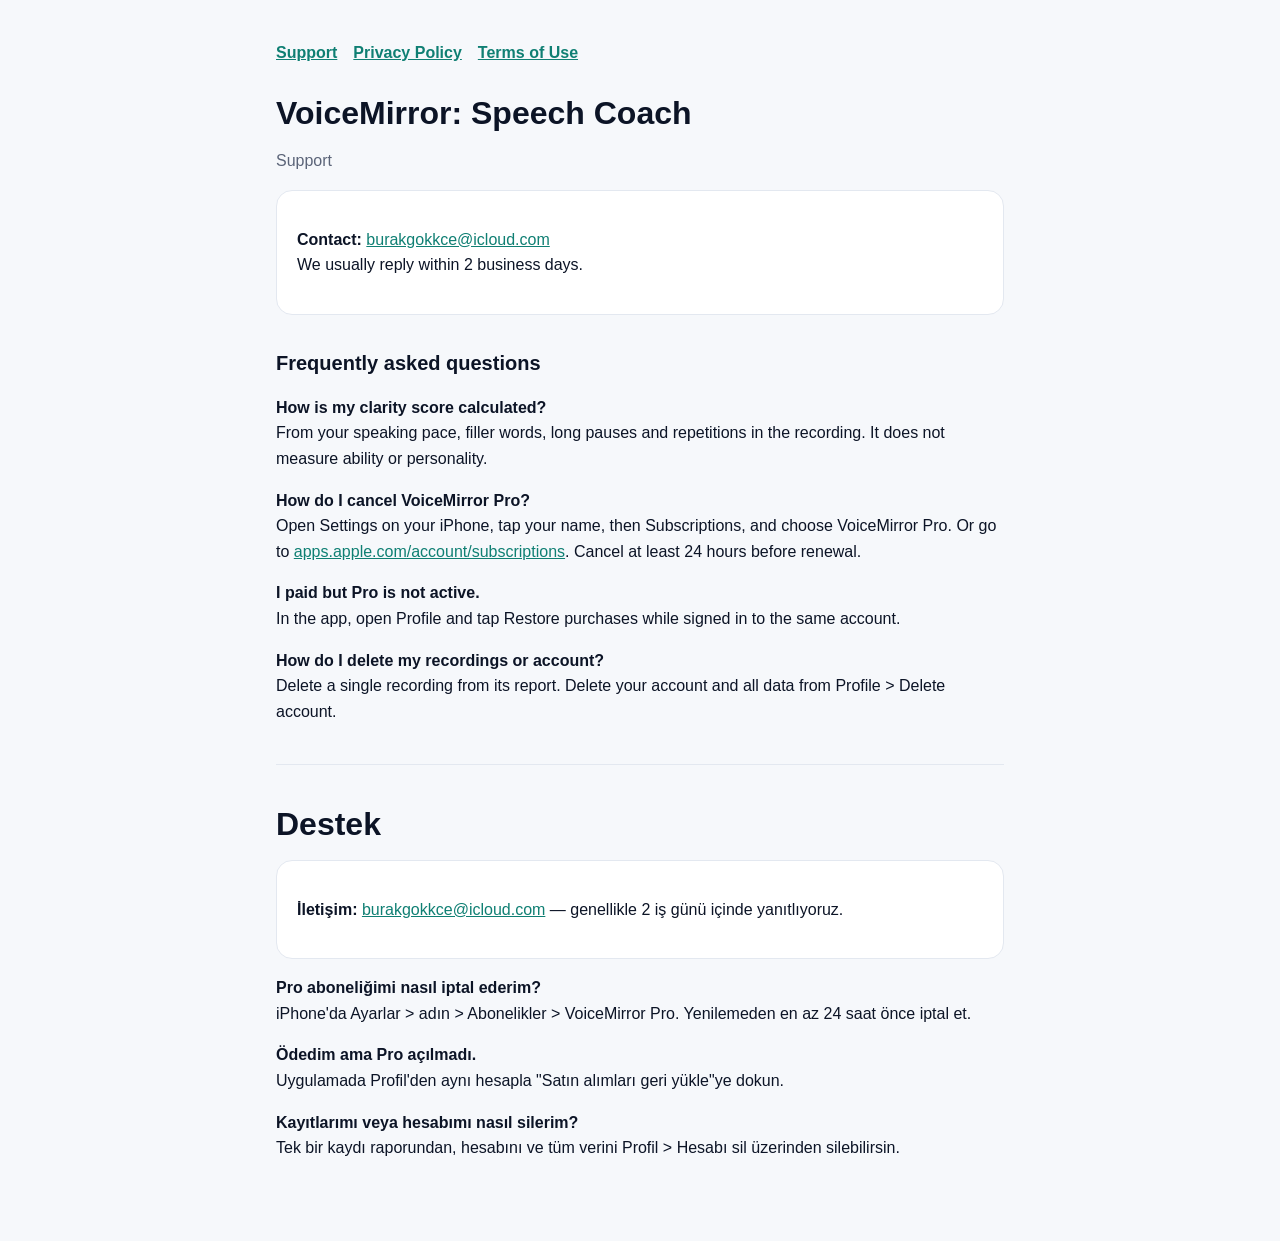
<file: index.html>
<!doctype html><html lang="en"><head><meta charset="utf-8"><meta name="viewport" content="width=device-width,initial-scale=1">
<title>VoiceMirror Support</title><link rel="stylesheet" href="style.css"></head><body><main>
<nav><a href="./">Support</a><a href="privacy.html">Privacy Policy</a><a href="terms.html">Terms of Use</a></nav>
<h1>VoiceMirror: Speech Coach</h1><p class="muted">Support</p>
<div class="card"><p><strong>Contact:</strong> <a href="mailto:burakgokkce@icloud.com">burakgokkce@icloud.com</a><br>We usually reply within 2 business days.</p></div>
<h2>Frequently asked questions</h2>
<p><strong>How is my clarity score calculated?</strong><br>From your speaking pace, filler words, long pauses and repetitions in the recording. It does not measure ability or personality.</p>
<p><strong>How do I cancel VoiceMirror Pro?</strong><br>Open Settings on your iPhone, tap your name, then Subscriptions, and choose VoiceMirror Pro. Or go to <a href="https://apps.apple.com/account/subscriptions">apps.apple.com/account/subscriptions</a>. Cancel at least 24 hours before renewal.</p>
<p><strong>I paid but Pro is not active.</strong><br>In the app, open Profile and tap Restore purchases while signed in to the same account.</p>
<p><strong>How do I delete my recordings or account?</strong><br>Delete a single recording from its report. Delete your account and all data from Profile &gt; Delete account.</p>
<hr>
<h1>Destek</h1>
<div class="card"><p><strong>İletişim:</strong> <a href="mailto:burakgokkce@icloud.com">burakgokkce@icloud.com</a> — genellikle 2 iş günü içinde yanıtlıyoruz.</p></div>
<p><strong>Pro aboneliğimi nasıl iptal ederim?</strong><br>iPhone'da Ayarlar &gt; adın &gt; Abonelikler &gt; VoiceMirror Pro. Yenilemeden en az 24 saat önce iptal et.</p>
<p><strong>Ödedim ama Pro açılmadı.</strong><br>Uygulamada Profil'den aynı hesapla "Satın alımları geri yükle"ye dokun.</p>
<p><strong>Kayıtlarımı veya hesabımı nasıl silerim?</strong><br>Tek bir kaydı raporundan, hesabını ve tüm verini Profil &gt; Hesabı sil üzerinden silebilirsin.</p>
</main></body></html>
</file>
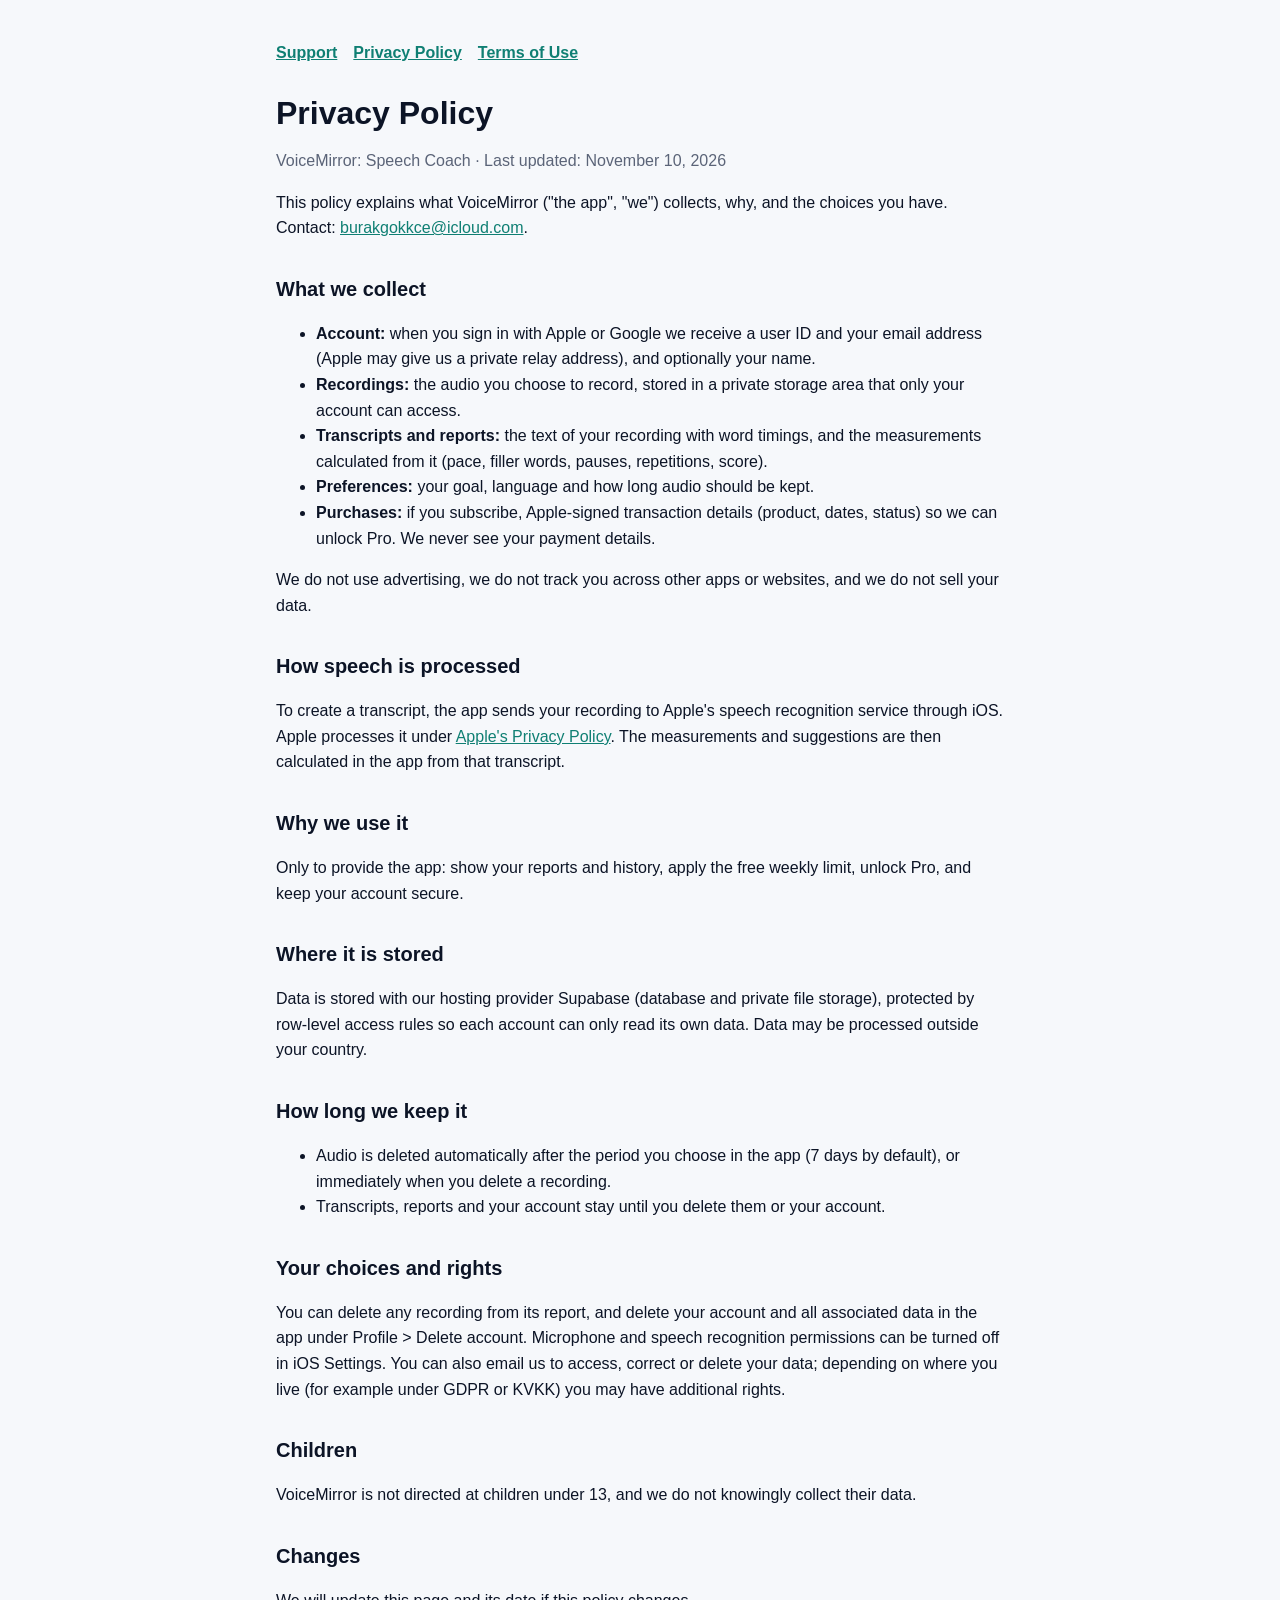
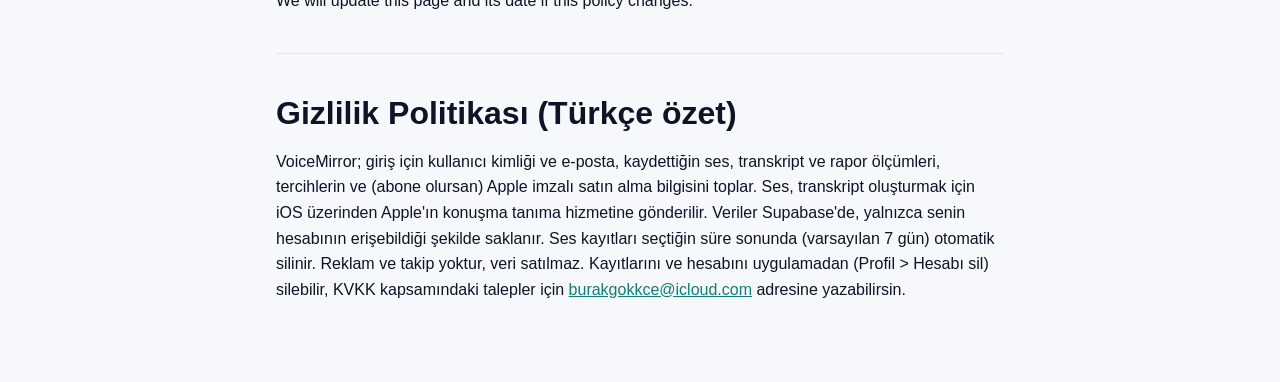
<file: privacy.html>
<!doctype html><html lang="en"><head><meta charset="utf-8"><meta name="viewport" content="width=device-width,initial-scale=1">
<title>VoiceMirror Privacy Policy</title><link rel="stylesheet" href="style.css"></head><body><main>
<nav><a href="./">Support</a><a href="privacy.html">Privacy Policy</a><a href="terms.html">Terms of Use</a></nav>
<h1>Privacy Policy</h1><p class="muted">VoiceMirror: Speech Coach · Last updated: November 10, 2026</p>
<p>This policy explains what VoiceMirror ("the app", "we") collects, why, and the choices you have. Contact: <a href="mailto:burakgokkce@icloud.com">burakgokkce@icloud.com</a>.</p>
<h2>What we collect</h2><ul>
<li><strong>Account:</strong> when you sign in with Apple or Google we receive a user ID and your email address (Apple may give us a private relay address), and optionally your name.</li>
<li><strong>Recordings:</strong> the audio you choose to record, stored in a private storage area that only your account can access.</li>
<li><strong>Transcripts and reports:</strong> the text of your recording with word timings, and the measurements calculated from it (pace, filler words, pauses, repetitions, score).</li>
<li><strong>Preferences:</strong> your goal, language and how long audio should be kept.</li>
<li><strong>Purchases:</strong> if you subscribe, Apple-signed transaction details (product, dates, status) so we can unlock Pro. We never see your payment details.</li></ul>
<p>We do not use advertising, we do not track you across other apps or websites, and we do not sell your data.</p>
<h2>How speech is processed</h2>
<p>To create a transcript, the app sends your recording to Apple's speech recognition service through iOS. Apple processes it under <a href="https://www.apple.com/legal/privacy/">Apple's Privacy Policy</a>. The measurements and suggestions are then calculated in the app from that transcript.</p>
<h2>Why we use it</h2>
<p>Only to provide the app: show your reports and history, apply the free weekly limit, unlock Pro, and keep your account secure.</p>
<h2>Where it is stored</h2>
<p>Data is stored with our hosting provider Supabase (database and private file storage), protected by row-level access rules so each account can only read its own data. Data may be processed outside your country.</p>
<h2>How long we keep it</h2><ul>
<li>Audio is deleted automatically after the period you choose in the app (7 days by default), or immediately when you delete a recording.</li>
<li>Transcripts, reports and your account stay until you delete them or your account.</li></ul>
<h2>Your choices and rights</h2>
<p>You can delete any recording from its report, and delete your account and all associated data in the app under Profile &gt; Delete account. Microphone and speech recognition permissions can be turned off in iOS Settings. You can also email us to access, correct or delete your data; depending on where you live (for example under GDPR or KVKK) you may have additional rights.</p>
<h2>Children</h2><p>VoiceMirror is not directed at children under 13, and we do not knowingly collect their data.</p>
<h2>Changes</h2><p>We will update this page and its date if this policy changes.</p>
<hr>
<h1>Gizlilik Politikası (Türkçe özet)</h1>
<p>VoiceMirror; giriş için kullanıcı kimliği ve e-posta, kaydettiğin ses, transkript ve rapor ölçümleri, tercihlerin ve (abone olursan) Apple imzalı satın alma bilgisini toplar. Ses, transkript oluşturmak için iOS üzerinden Apple'ın konuşma tanıma hizmetine gönderilir. Veriler Supabase'de, yalnızca senin hesabının erişebildiği şekilde saklanır. Ses kayıtları seçtiğin süre sonunda (varsayılan 7 gün) otomatik silinir. Reklam ve takip yoktur, veri satılmaz. Kayıtlarını ve hesabını uygulamadan (Profil &gt; Hesabı sil) silebilir, KVKK kapsamındaki talepler için <a href="mailto:burakgokkce@icloud.com">burakgokkce@icloud.com</a> adresine yazabilirsin.</p>
</main></body></html>
</file>
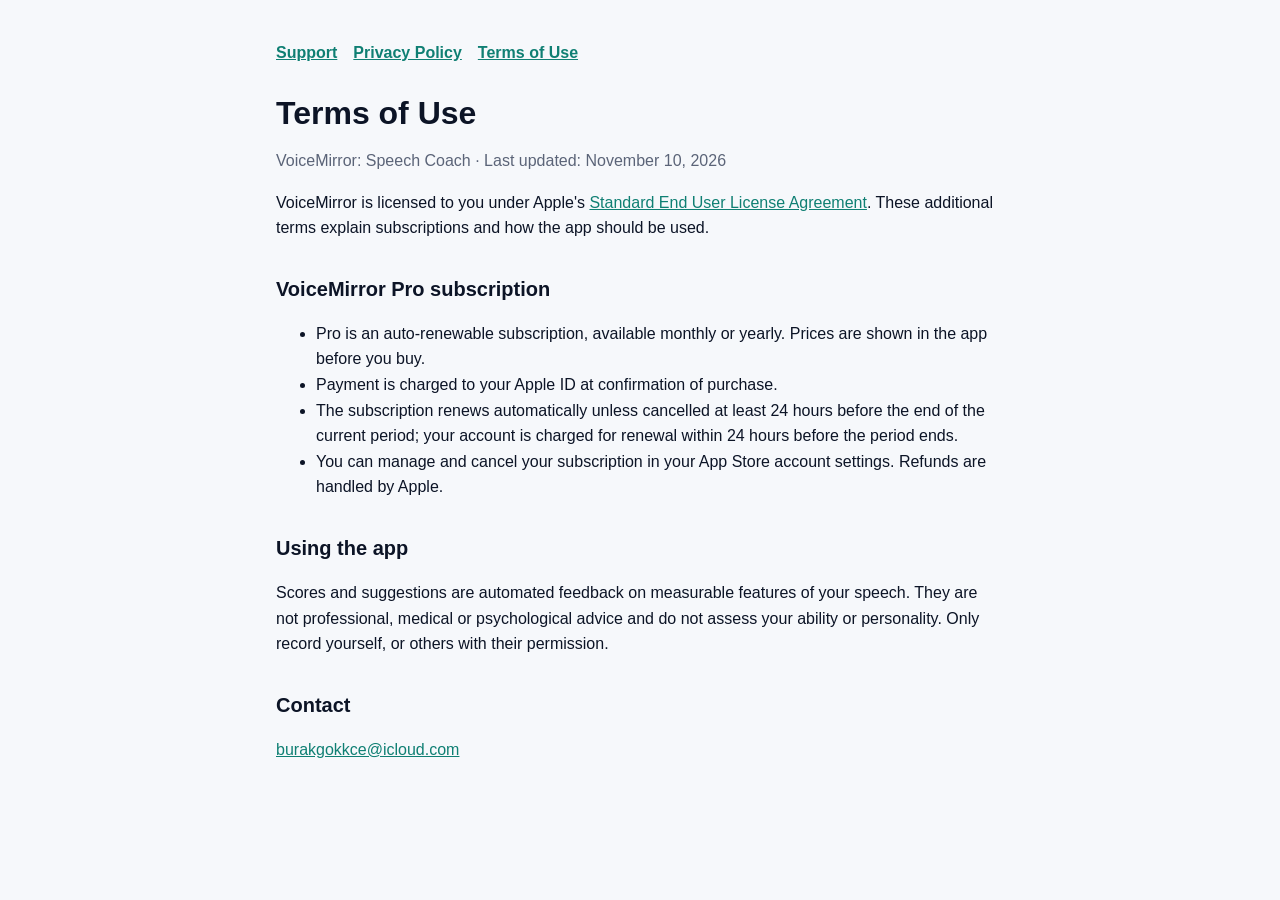
<file: terms.html>
<!doctype html><html lang="en"><head><meta charset="utf-8"><meta name="viewport" content="width=device-width,initial-scale=1">
<title>VoiceMirror Terms of Use</title><link rel="stylesheet" href="style.css"></head><body><main>
<nav><a href="./">Support</a><a href="privacy.html">Privacy Policy</a><a href="terms.html">Terms of Use</a></nav>
<h1>Terms of Use</h1><p class="muted">VoiceMirror: Speech Coach · Last updated: November 10, 2026</p>
<p>VoiceMirror is licensed to you under Apple's <a href="https://www.apple.com/legal/internet-services/itunes/dev/stdeula/">Standard End User License Agreement</a>. These additional terms explain subscriptions and how the app should be used.</p>
<h2>VoiceMirror Pro subscription</h2><ul>
<li>Pro is an auto-renewable subscription, available monthly or yearly. Prices are shown in the app before you buy.</li>
<li>Payment is charged to your Apple ID at confirmation of purchase.</li>
<li>The subscription renews automatically unless cancelled at least 24 hours before the end of the current period; your account is charged for renewal within 24 hours before the period ends.</li>
<li>You can manage and cancel your subscription in your App Store account settings. Refunds are handled by Apple.</li></ul>
<h2>Using the app</h2>
<p>Scores and suggestions are automated feedback on measurable features of your speech. They are not professional, medical or psychological advice and do not assess your ability or personality. Only record yourself, or others with their permission.</p>
<h2>Contact</h2><p><a href="mailto:burakgokkce@icloud.com">burakgokkce@icloud.com</a></p>
</main></body></html>
</file>
<file: style.css>
:root{--bg:#f6f8fb;--ink:#0c1426;--muted:#5b6478;--card:#fff;--line:#e3e8f0;--accent:#0f7f73}
@media (prefers-color-scheme:dark){:root{--bg:#0c1426;--ink:#eef2f8;--muted:#a3adc2;--card:#14203a;--line:#22304d;--accent:#2ee2cd}}
*{box-sizing:border-box}body{margin:0;background:var(--bg);color:var(--ink);font:16px/1.6 -apple-system,BlinkMacSystemFont,"Segoe UI",Roboto,sans-serif}
main{max-width:760px;margin:0 auto;padding:40px 16px 64px}h1{font-size:2rem;line-height:1.2;margin:0 0 4px}h2{font-size:1.25rem;margin:32px 0 8px}
p,li{color:var(--ink)}.muted{color:var(--muted)}a{color:var(--accent)}nav{display:flex;gap:16px;flex-wrap:wrap;margin-bottom:28px;font-weight:600}
.card{background:var(--card);border:1px solid var(--line);border-radius:16px;padding:20px;margin:16px 0}hr{border:0;border-top:1px solid var(--line);margin:40px 0}
</file>
